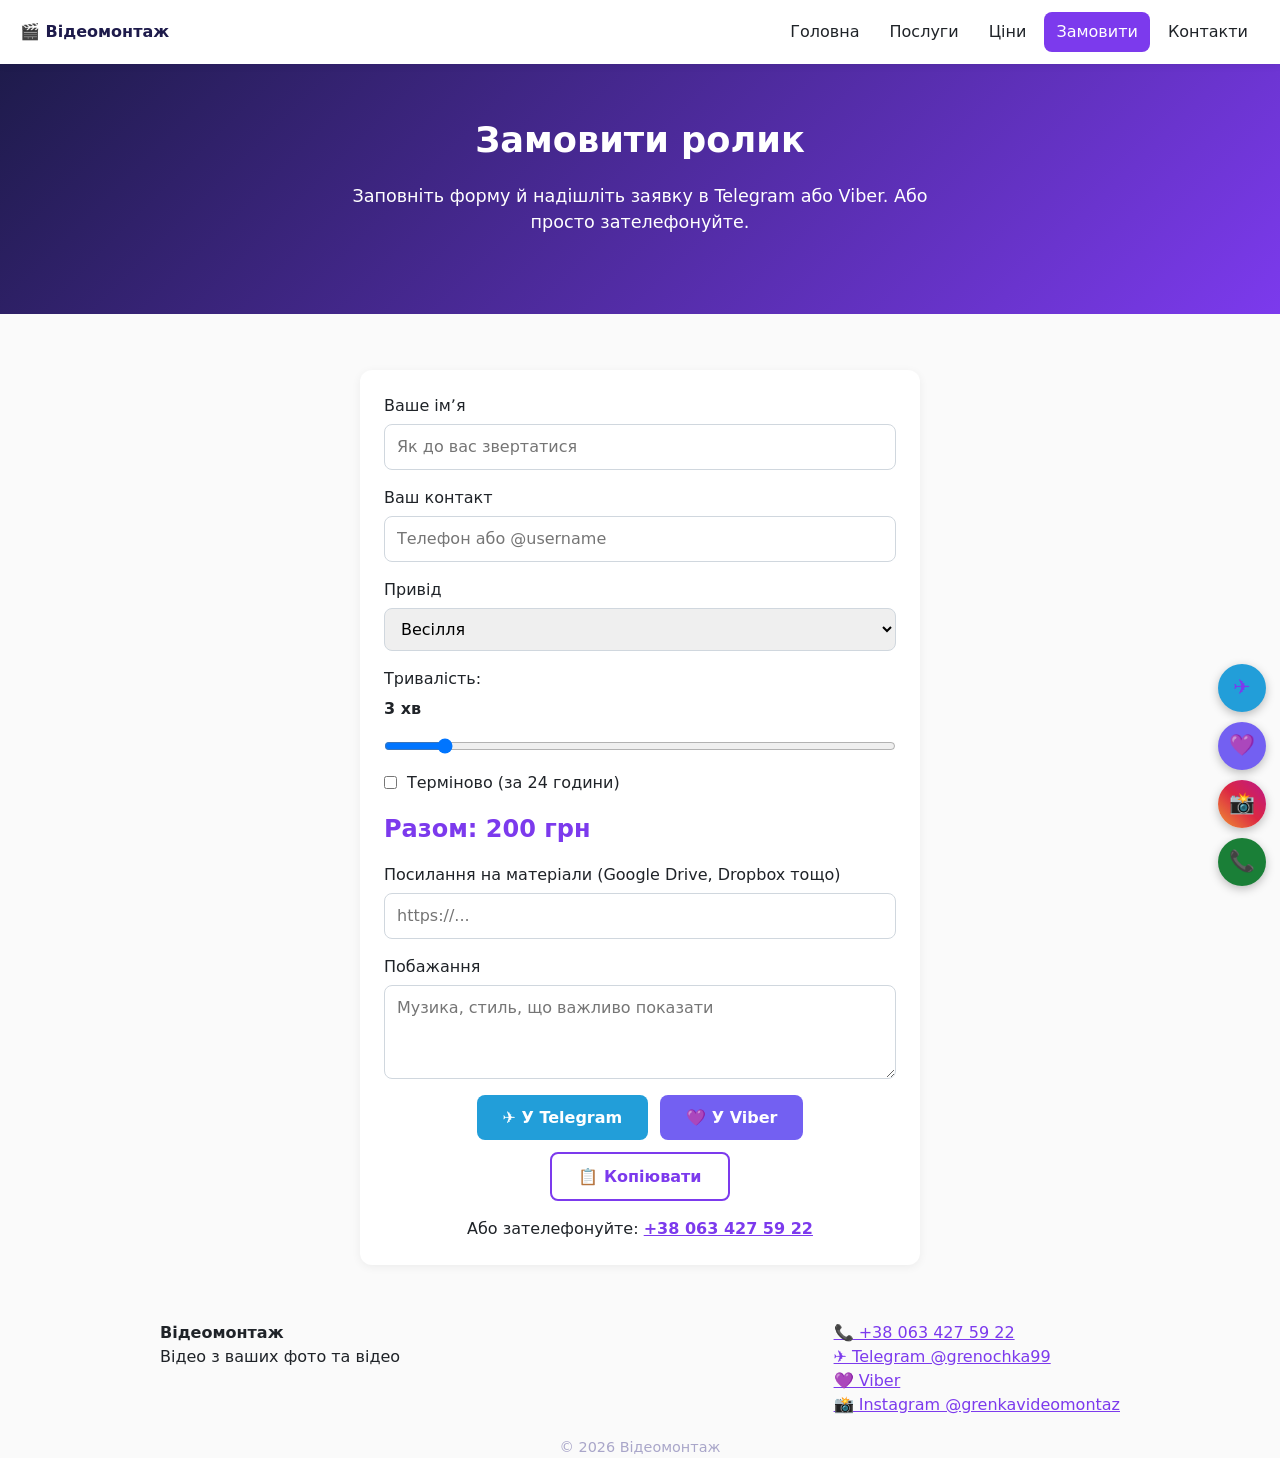
<file: order.html>
<!DOCTYPE html>
<html lang="uk">
<head>
  <meta charset="UTF-8">
  <meta name="viewport" content="width=device-width, initial-scale=1.0">
  <title>Замовити відео</title>
  <meta name="description" content="Залиште заявку на монтаж відео — надішлемо в Telegram або Viber.">
  <link rel="stylesheet" href="style.css">
</head>
<body>
<div id="header"></div>

<header class="hero small"><h1>Замовити ролик</h1><p>Заповніть форму й надішліть заявку в Telegram або Viber. Або просто зателефонуйте.</p></header>
<section>
  <form class="box" id="form" novalidate onsubmit="return false">
    <label>Ваше імʼя<input name="name" placeholder="Як до вас звертатися"></label>
    <label>Ваш контакт<input name="contact" placeholder="Телефон або @username"></label>
    <label>Привід
      <select name="event"><option>Весілля</option><option>День народження</option><option>Ювілей</option><option>Випускний</option><option>Сімейний архів</option><option>Інше</option></select>
    </label>
    <label>Тривалість: <b><span id="minVal">3</span> хв</b></label>
    <input type="range" id="minutes" min="1" max="20" value="3">
    <label class="check"><input type="checkbox" id="rush"> Терміново (за 24 години)</label>
    <div class="total">Разом: <span id="total"></span></div>
    <label>Посилання на матеріали (Google Drive, Dropbox тощо)<input name="link" placeholder="https://..."></label>
    <label>Побажання<textarea name="comment" rows="3" placeholder="Музика, стиль, що важливо показати"></textarea></label>
    <div class="row">
      <button type="button" class="btn tg" id="sendTg">✈️ У Telegram</button>
      <button type="button" class="btn vb" id="sendViber">💜 У Viber</button>
      <button type="button" class="btn ghost" id="copyBtn">📋 Копіювати</button>
    </div>
    <p class="error" id="error" hidden></p>
    <p class="success" id="success" hidden></p>
    <p style="text-align:center">Або зателефонуйте: <a data-tel><b data-phone-text></b></a></p>
  </form>
</section>
<div id="footer"></div>
<script src="script.js"></script>
</body>
</html>
</file>
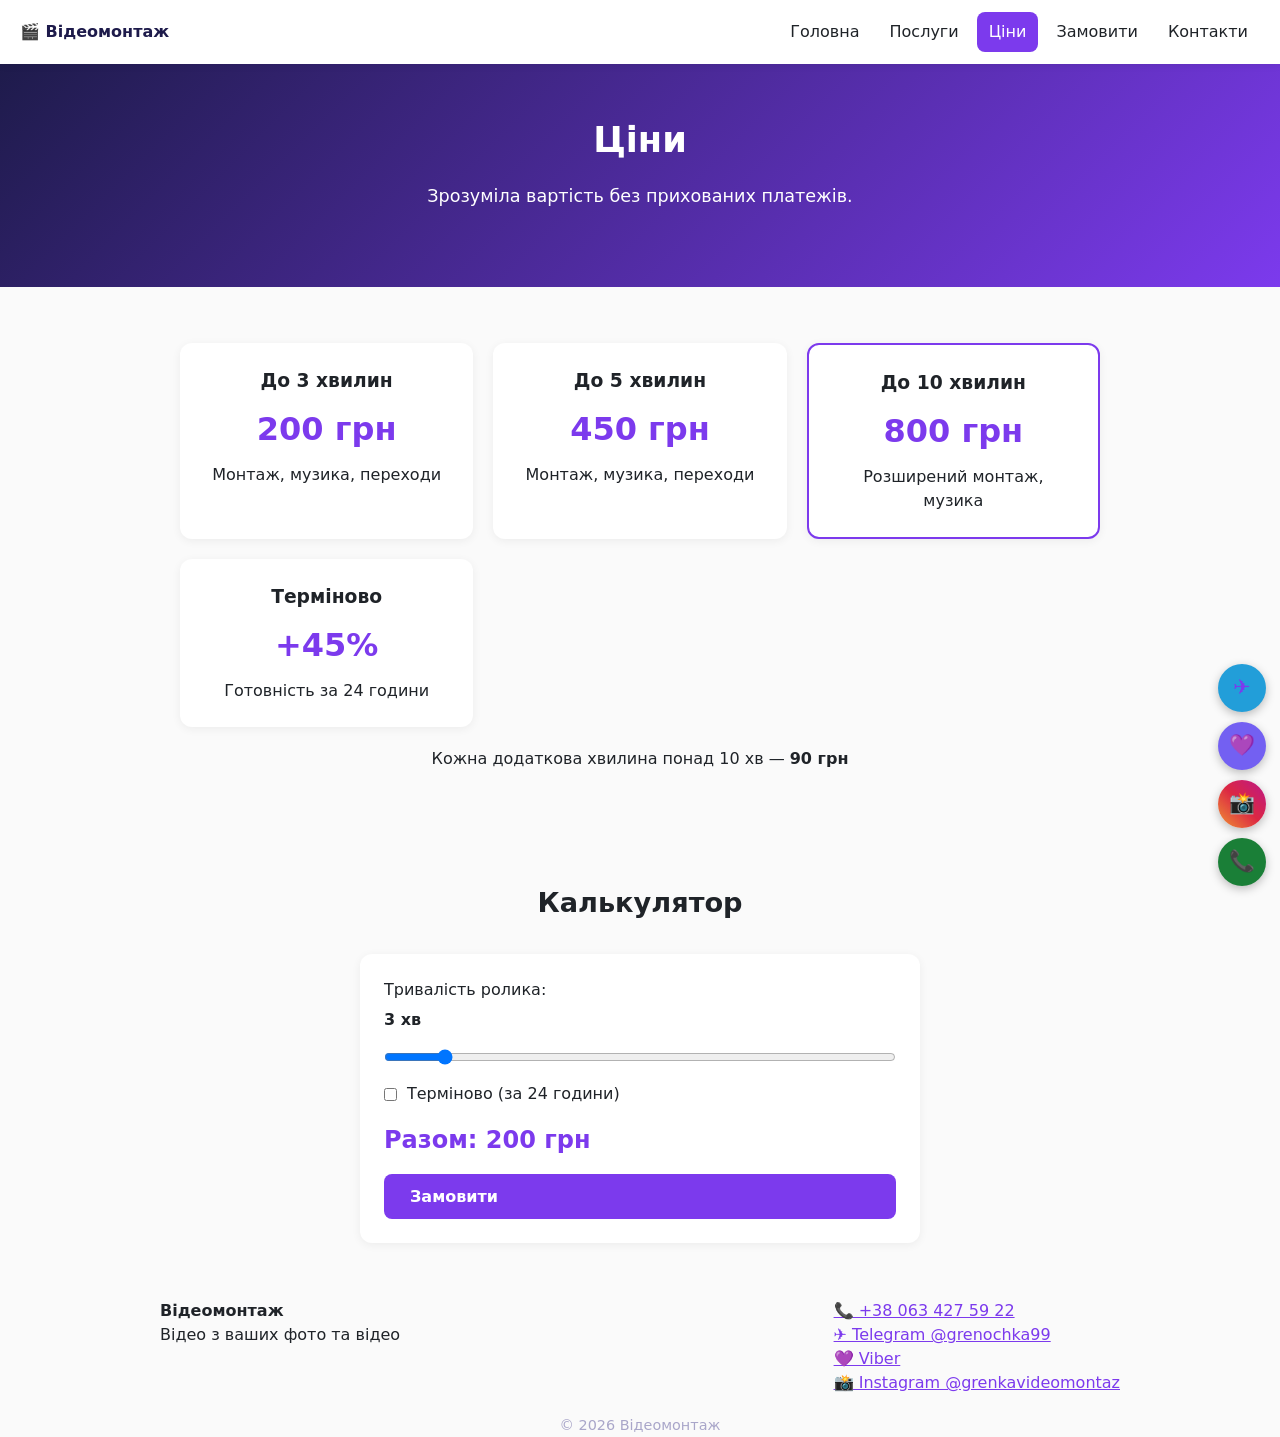
<file: prices.html>
<!DOCTYPE html>
<html lang="uk">
<head>
  <meta charset="UTF-8">
  <meta name="viewport" content="width=device-width, initial-scale=1.0">
  <title>Ціни — відеомонтаж</title>
  <meta name="description" content="До 3 хв — 200 грн, до 5 хв — 450 грн, до 10 хв — 800 грн. Терміново +45%.">
  <link rel="stylesheet" href="style.css">
</head>
<body>
<div id="header"></div>

<header class="hero small"><h1>Ціни</h1><p>Зрозуміла вартість без прихованих платежів.</p></header>
<section>
  <div class="grid">
    <div class="price"><h3>До 3 хвилин</h3><div class="amount" data-price3></div><p>Монтаж, музика, переходи</p></div>
    <div class="price"><h3>До 5 хвилин</h3><div class="amount" data-price5></div><p>Монтаж, музика, переходи</p></div>
    <div class="price featured"><h3>До 10 хвилин</h3><div class="amount" data-price10></div><p>Розширений монтаж, музика</p></div>
    <div class="price"><h3>Терміново</h3><div class="amount">+<span data-rush></span>%</div><p>Готовність за 24 години</p></div>
  </div>
  <p style="text-align:center;margin-top:20px">Кожна додаткова хвилина понад 10 хв — <b data-extra></b></p>
</section>
<section>
  <h2>Калькулятор</h2>
  <div class="box">
    <label>Тривалість ролика: <b><span id="minVal">3</span> хв</b></label>
    <input type="range" id="minutes" min="1" max="20" value="3">
    <label class="check"><input type="checkbox" id="rush"> Терміново (за 24 години)</label>
    <div class="total">Разом: <span id="total"></span></div>
    <a class="btn" href="order.html">Замовити</a>
  </div>
</section>
<div id="footer"></div>
<script src="script.js"></script>
</body>
</html>
</file>
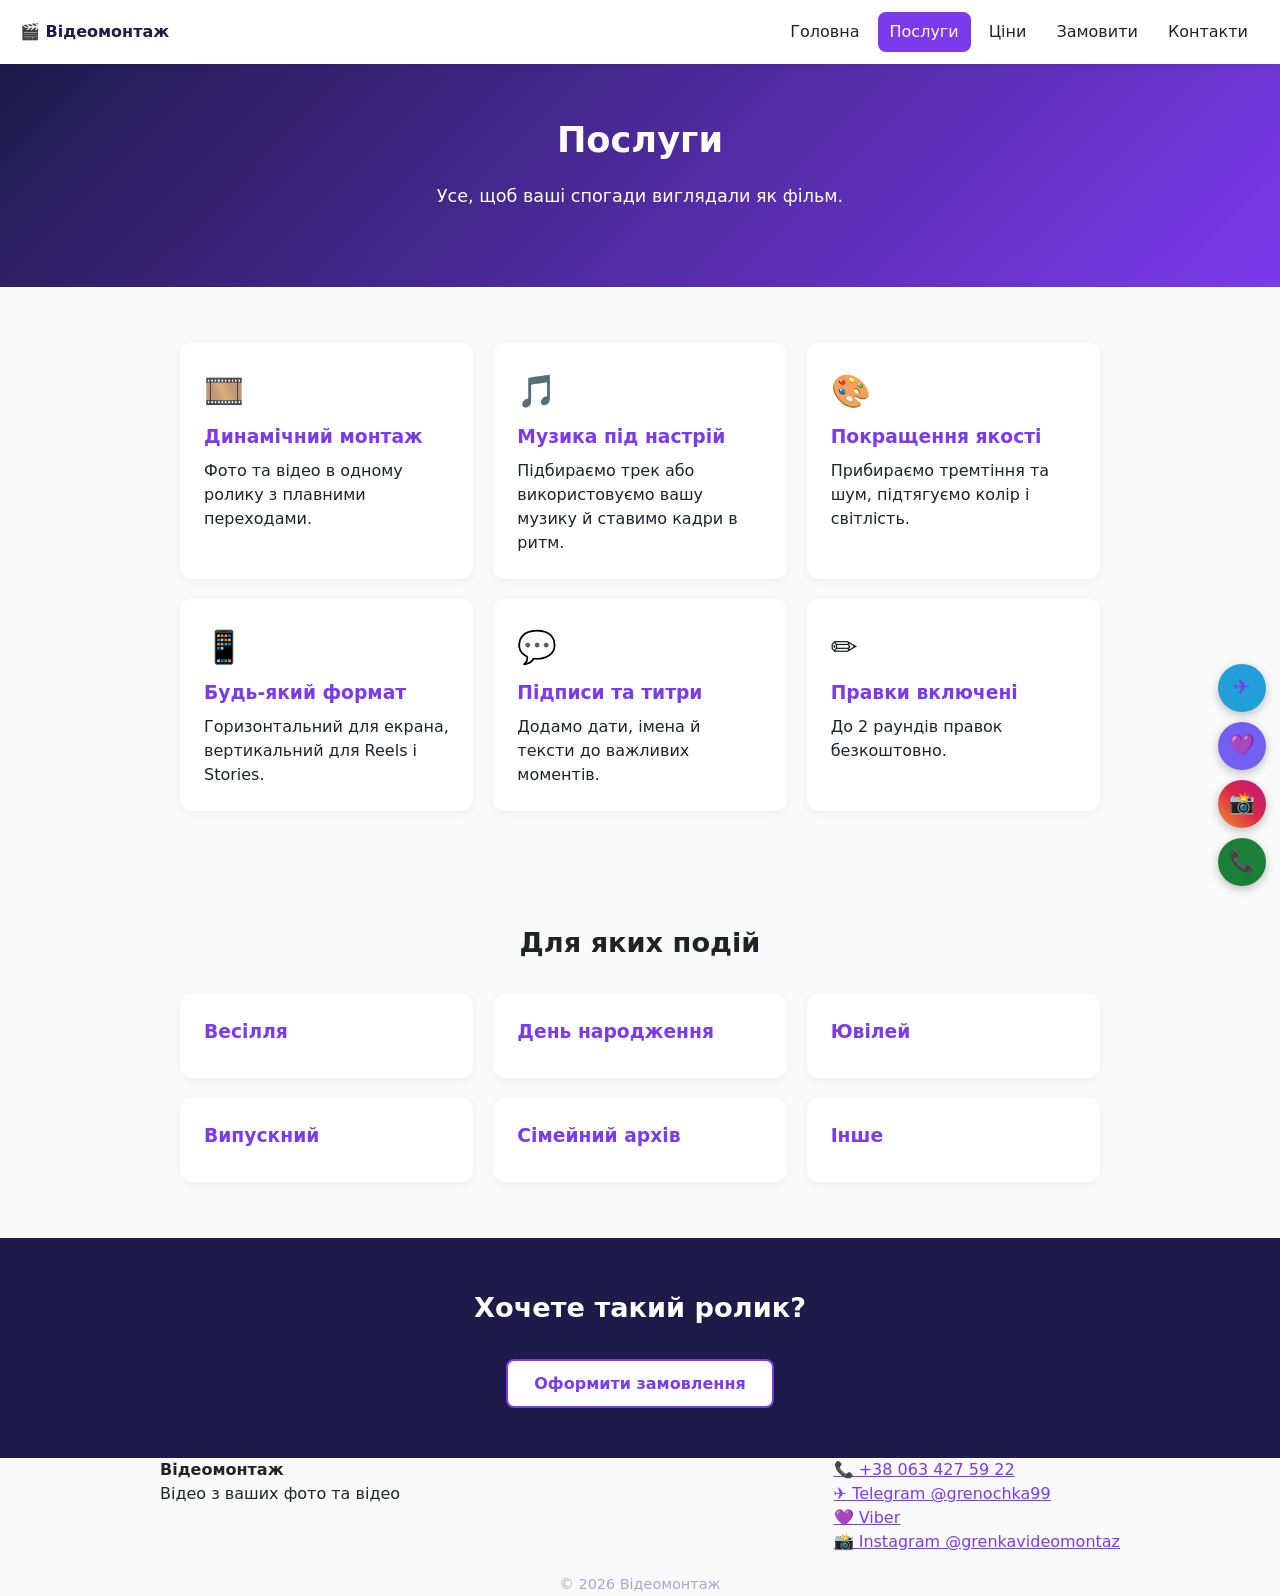
<file: services.html>
<!DOCTYPE html>
<html lang="uk">
<head>
  <meta charset="UTF-8">
  <meta name="viewport" content="width=device-width, initial-scale=1.0">
  <title>Послуги — відеомонтаж</title>
  <meta name="description" content="Монтаж слайд-шоу та відео з фото й відео: музика, колір, формати для соцмереж.">
  <link rel="stylesheet" href="style.css">
</head>
<body>
<div id="header"></div>

<header class="hero small"><h1>Послуги</h1><p>Усе, щоб ваші спогади виглядали як фільм.</p></header>
<section>
  <div class="grid">
    <div class="card"><div class="ico">🎞️</div><h3>Динамічний монтаж</h3><p>Фото та відео в одному ролику з плавними переходами.</p></div>
    <div class="card"><div class="ico">🎵</div><h3>Музика під настрій</h3><p>Підбираємо трек або використовуємо вашу музику й ставимо кадри в ритм.</p></div>
    <div class="card"><div class="ico">🎨</div><h3>Покращення якості</h3><p>Прибираємо тремтіння та шум, підтягуємо колір і світлість.</p></div>
    <div class="card"><div class="ico">📱</div><h3>Будь-який формат</h3><p>Горизонтальний для екрана, вертикальний для Reels і Stories.</p></div>
    <div class="card"><div class="ico">💬</div><h3>Підписи та титри</h3><p>Додамо дати, імена й тексти до важливих моментів.</p></div>
    <div class="card"><div class="ico">✏️</div><h3>Правки включені</h3><p>До 2 раундів правок безкоштовно.</p></div>
  </div>
</section>
<section>
  <h2>Для яких подій</h2>
  <div class="grid">
    <div class="card"><h3>Весілля</h3></div><div class="card"><h3>День народження</h3></div>
    <div class="card"><h3>Ювілей</h3></div><div class="card"><h3>Випускний</h3></div>
    <div class="card"><h3>Сімейний архів</h3></div><div class="card"><h3>Інше</h3></div>
  </div>
</section>
<div class="cta"><h2>Хочете такий ролик?</h2><a class="btn ghost" href="order.html">Оформити замовлення</a></div>
<div id="footer"></div>
<script src="script.js"></script>
</body>
</html>
</file>
<file: style.css>
:root{--accent:#7c3aed;--dark:#1e1b4b;--bg:#fafafa;--text:#1f2328;--muted:#656d76}
*{box-sizing:border-box;margin:0;padding:0}
html{scroll-behavior:smooth}
body{font-family:system-ui,-apple-system,"Segoe UI",Roboto,sans-serif;color:var(--text);background:var(--bg);line-height:1.5}
a{color:var(--accent)}
.nav{position:sticky;top:0;z-index:20;display:flex;justify-content:space-between;align-items:center;padding:12px 20px;background:#fff;box-shadow:0 1px 8px rgba(0,0,0,.08)}
.logo{font-weight:700;text-decoration:none;color:var(--dark)}
.links{display:flex;gap:6px;align-items:center}
.links a{text-decoration:none;color:var(--text);padding:8px 12px;border-radius:8px}
.links a:hover{background:#f1e9ff}.links a.active{background:var(--accent);color:#fff}
.burger{display:none;background:none;border:0;font-size:1.6rem;cursor:pointer}
.btn{display:inline-block;background:var(--accent);color:#fff;padding:13px 26px;border:0;border-radius:8px;text-decoration:none;font:600 1rem system-ui,sans-serif;cursor:pointer;transition:transform .2s}
.btn:hover{transform:translateY(-2px)}
.btn.tg{background:#229ed9}.btn.vb{background:#7360f2}.btn.ph{background:#1a7f37}
.btn.ghost{background:#fff;color:var(--accent);border:2px solid var(--accent)}
.row{display:flex;gap:12px;flex-wrap:wrap;justify-content:center}
.hero{background:linear-gradient(135deg,var(--dark),var(--accent));color:#fff;text-align:center;padding:90px 20px}
.hero.small{padding:50px 20px}
.hero h1{font-size:2.2rem;margin-bottom:16px}
.hero p{max-width:640px;margin:0 auto 28px;font-size:1.1rem}
.hero .btn.main{background:#fff;color:var(--accent)}
section{max-width:960px;margin:0 auto;padding:56px 20px}
h2{text-align:center;font-size:1.7rem;margin-bottom:30px}
.grid{display:grid;grid-template-columns:repeat(auto-fit,minmax(230px,1fr));gap:20px}
.card,.price,.box{background:#fff;border-radius:12px;padding:24px;box-shadow:0 2px 10px rgba(0,0,0,.06)}
.card h3{color:var(--accent);margin-bottom:8px}
.card .ico{font-size:2rem;margin-bottom:8px}
.price{text-align:center}.price.featured{border:2px solid var(--accent)}
.amount{font-size:2rem;font-weight:700;color:var(--accent);margin:10px 0}
.steps{list-style:none;counter-reset:s;max-width:640px;margin:0 auto}
.steps li{counter-increment:s;position:relative;background:#fff;border-radius:10px;padding:16px 16px 16px 62px;margin-bottom:12px}
.steps li::before{content:counter(s);position:absolute;left:16px;top:50%;transform:translateY(-50%);width:32px;height:32px;border-radius:50%;background:var(--accent);color:#fff;display:flex;align-items:center;justify-content:center;font-weight:600}
.box{max-width:560px;margin:0 auto;display:flex;flex-direction:column;gap:16px}
label{display:flex;flex-direction:column;gap:6px;font-weight:500}
label.check{flex-direction:row;align-items:center;gap:10px}
input,select,textarea{font:inherit;padding:10px 12px;border:1px solid #d0d7de;border-radius:8px;width:100%}
input[type=range]{padding:0}input[type=checkbox]{width:auto}
input:focus,select:focus,textarea:focus{outline:2px solid var(--accent);border-color:transparent}
input.bad{border-color:#d1242f}
.total{font-size:1.5rem;font-weight:700;color:var(--accent)}
.error{color:#d1242f}.success{color:#1a7f37;font-weight:600}
.contact-card{text-align:center}
.contact-card .big{font-size:1.2rem;font-weight:700;margin:8px 0 14px}
.faq details{background:#fff;border-radius:10px;padding:16px;margin-bottom:10px;box-shadow:0 2px 10px rgba(0,0,0,.05)}
.faq summary{cursor:pointer;font-weight:600}.faq p{margin-top:10px;color:var(--muted)}
.cta{background:var(--dark);color:#fff;text-align:center;padding:50px 20px}
.cta h2{color:#fff}
footer{background:#14123a;color:#fff;padding:30px 20px 16px}
footer a{color:#d9c8ff}
.foot{max-width:960px;margin:0 auto;display:flex;justify-content:space-between;gap:20px;flex-wrap:wrap}
.copy{text-align:center;margin-top:20px;color:#a9a6c9;font-size:.9rem}
.float{position:fixed;right:14px;bottom:14px;display:flex;flex-direction:column;gap:10px;z-index:30}
.f{width:48px;height:48px;border-radius:50%;display:flex;align-items:center;justify-content:center;font-size:1.3rem;text-decoration:none;box-shadow:0 3px 10px rgba(0,0,0,.25)}
.f.tg{background:#229ed9}.f.vb{background:#7360f2}.f.ph{background:#1a7f37}
@media(max-width:760px){
  .burger{display:block}
  .links{display:none;position:absolute;top:100%;left:0;right:0;background:#fff;flex-direction:column;align-items:stretch;padding:12px;box-shadow:0 4px 8px rgba(0,0,0,.1)}
  .links.open{display:flex}
  .hero h1{font-size:1.7rem}
}
.btn.ig{background:linear-gradient(45deg,#f09433,#dc2743,#bc1888)}.btn.fb{background:#1877f2}
.f.ig{background:linear-gradient(45deg,#f09433,#dc2743,#bc1888)}.f.fb{background:#1877f2}
.qr{display:block;max-width:360px;width:100%;margin:0 auto;border-radius:12px;box-shadow:0 4px 16px rgba(0,0,0,.2)}
.banner{display:block;width:100%;border-radius:12px;box-shadow:0 4px 16px rgba(0,0,0,.2)}
</file>
